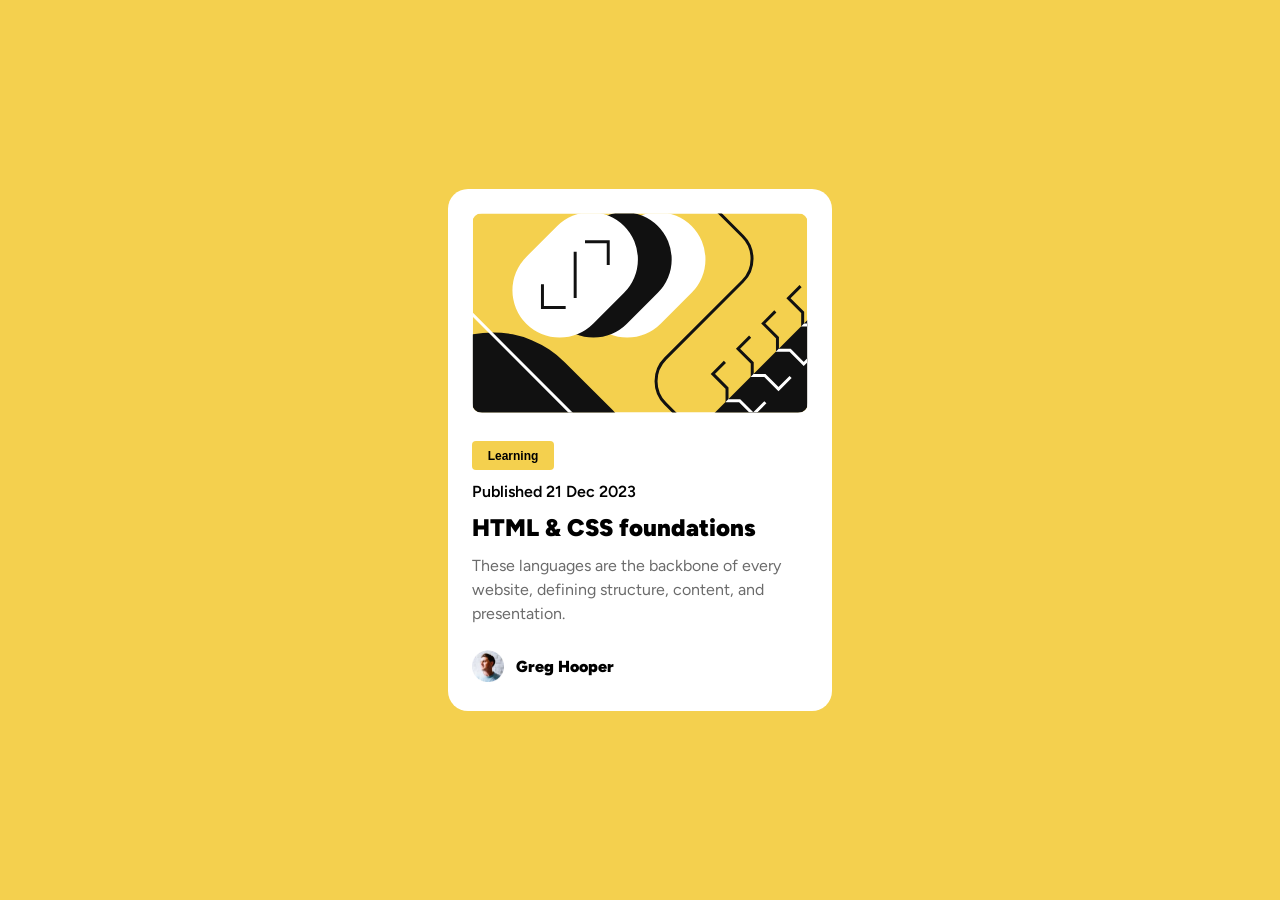
<file: index.html>
<!DOCTYPE html>
<html lang="en">
<head>
    <meta charset="UTF-8">
    <meta name="viewport" content="width=device-width, initial-scale=1.0">
    <link rel="stylesheet" href="style.css">
    <title>Blog preview card</title>
</head>
<body>
    <main class="main-container">
        <div class="img-picture">                                           
            <img src="illustration-article.svg" alt="banner">
        </div>
        <div class="details">
            <button>Learning</button>
            <p>Published 21 Dec 2023</p>
            <h1>HTML & CSS foundations</h1>
            <p>These languages are the backbone of every website, defining structure, content, and presentation.</p>
        </div>
            <div class="author">
                <img src="image-avatar.webp" alt="avatar">
                <p class="">Greg Hooper</p>
            </div>
    </main>                  
    
    
</body>
</html>
</file>
<file: style.css>
@import url('https://fonts.googleapis.com/css2?family=Figtree:ital,wght@0,300..900;1,300..900&display=swap');

* {
    padding: 0;
    margin: 0;
    box-sizing: border-box;

}

body {
    background-color: var(--primary-color);
    display: flex;
    align-items: center;
    justify-content: center;
    height: 100vh;
    font-family: "Figtree", sans-serif;
}

:root {

    --primary-color: #f4D04E;
    --secondary-color: #111111;
    --secondary-light-color: #6b6b6b;
    --white-color: #ffffff;
    
}


.main-container {
    height: 522px;
    width: 384px;
    background-color: var(--white-color);
    border-radius: 20px;

}

.img-picture img{
    border-radius: 10px;
    height: 200px;
    width: 336px;
    margin: 24px;
}


button {
    height: 29px;
    width: 82px;
    padding: 4 12px;
    border-radius: 4px;
    background-color: var(--primary-color);
    border: none;
    font-weight: 900;
    font-size: 12px;
    margin-bottom: 12px;
}

.details {
    margin: 0 24px;
    margin-bottom: 24px;
}

.details h1 {
    font-size: 24px;
    font-weight: 900;
    margin-bottom: 12px;
}

.details h1:hover {
    font-size: 24px;
    font-weight: 900;
    margin-bottom: 12px;
    color: var(--primary-color);
}

.details p:nth-of-type(1) {
    font-weight: 600;

    margin-bottom: 12px;
}

.details p:nth-of-type(2) {
    font-weight: 400;
    line-height: 150%;
    color:  var(--secondary-light-color);
}

.author {
    margin: 0 24px;
    display: flex;
    align-items: center;
    margin-bottom: 24px;
    gap: 12px;
}

.author img {
    height: 32px;
}

.author p {
    font-weight: 900;
}
</file>
